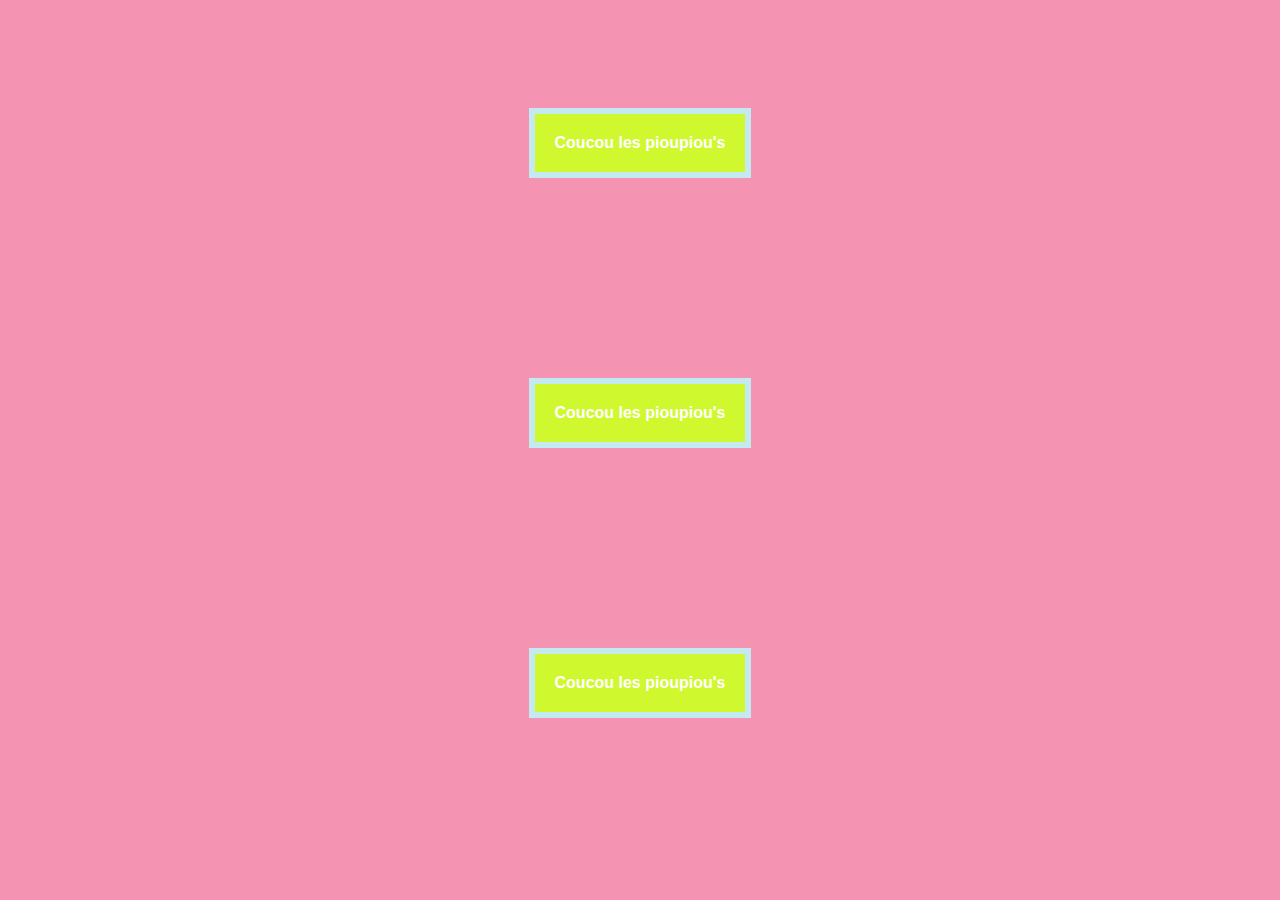
<file: css-animation/Button/index.html>
<!DOCTYPE html>
<html lang="en">
<head>
    <meta charset="UTF-8">
    <meta name="viewport" content="width=device-width, initial-scale=1.0">
    <link rel="stylesheet" href="style.css">
    <title>Coucou les pioupiou's</title>
</head>
<body>
<div>
    <button id="simple">Coucou les pioupiou's</button>
</div>
<div>
    <button id="DoNotTouchTheWidth">Coucou les pioupiou's</button>
</div>
<div>
    <button id="DontTouchTheMargin">Coucou les pioupiou's</button>
</div>
</body>
</html>
</file>
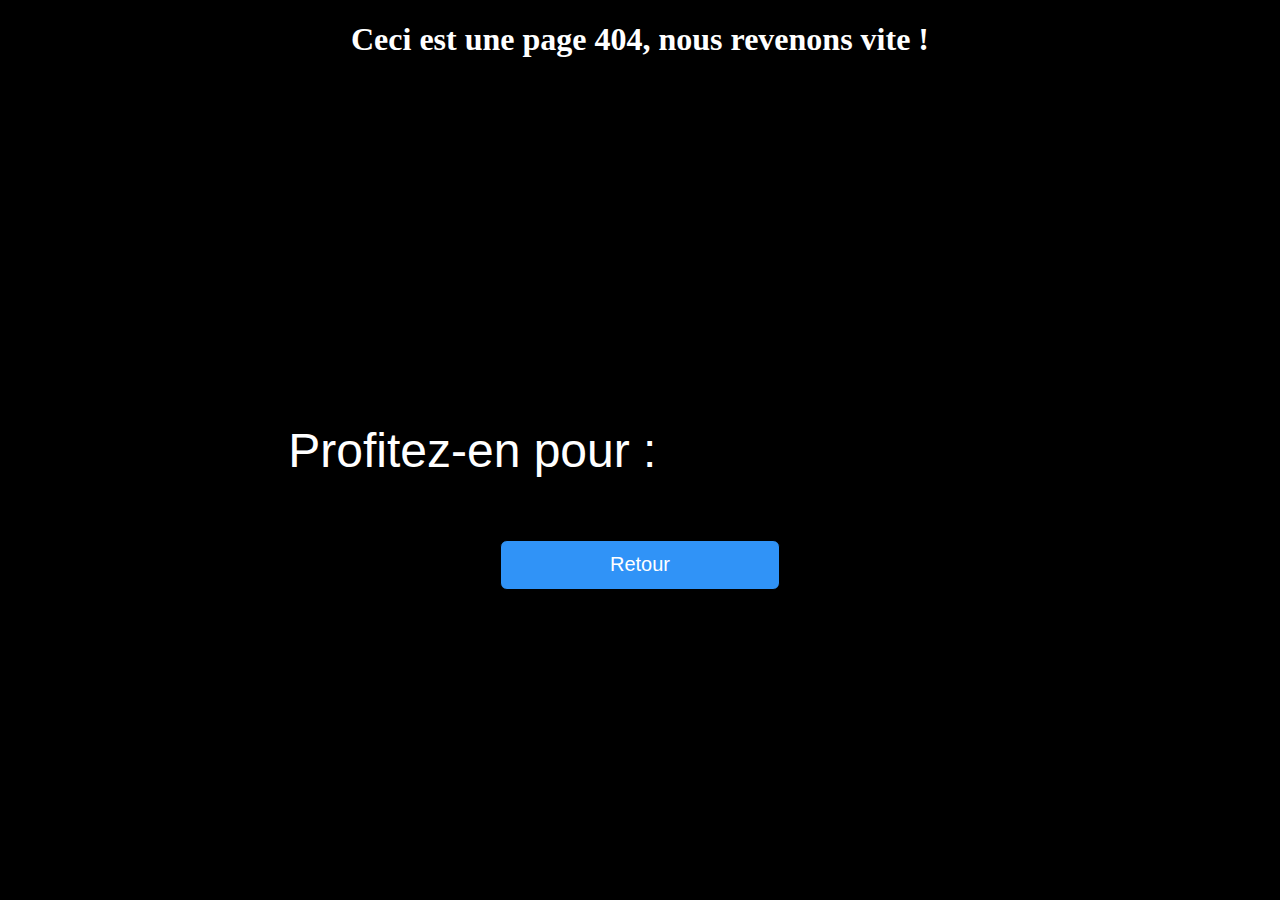
<file: HTML-CSS/404/index.html>
<!DOCTYPE html>
<html lang="en">
<head>
    <meta charset="UTF-8">
    <title>404 Not Found</title>
    <link rel="stylesheet" href="css/styles.css">
</head>
<body>
    <div>
        <h1>Ceci est une page 404, nous revenons vite !</h1>
    </div>
    <div class="phrase">
        Profitez-en pour :
        <div class="mot">
            <span id="cafe">vous faire un café</span>
            <span id="chat">changer la litière du chat</span>
            <span id="voisin">ennuyer votre voisin</span>
            <span id="bio">poser une pêche</span>
            <span id="sieste">faire une sieste</span>
            <span id="livre">lire un livre</span>
        </div>
    </div>
    <footer>
    <div>
        <a href="https://loichobe.github.io"><button class="button">Retour</button></a>
    </div>
    </footer>
</body>
</html>
</file>
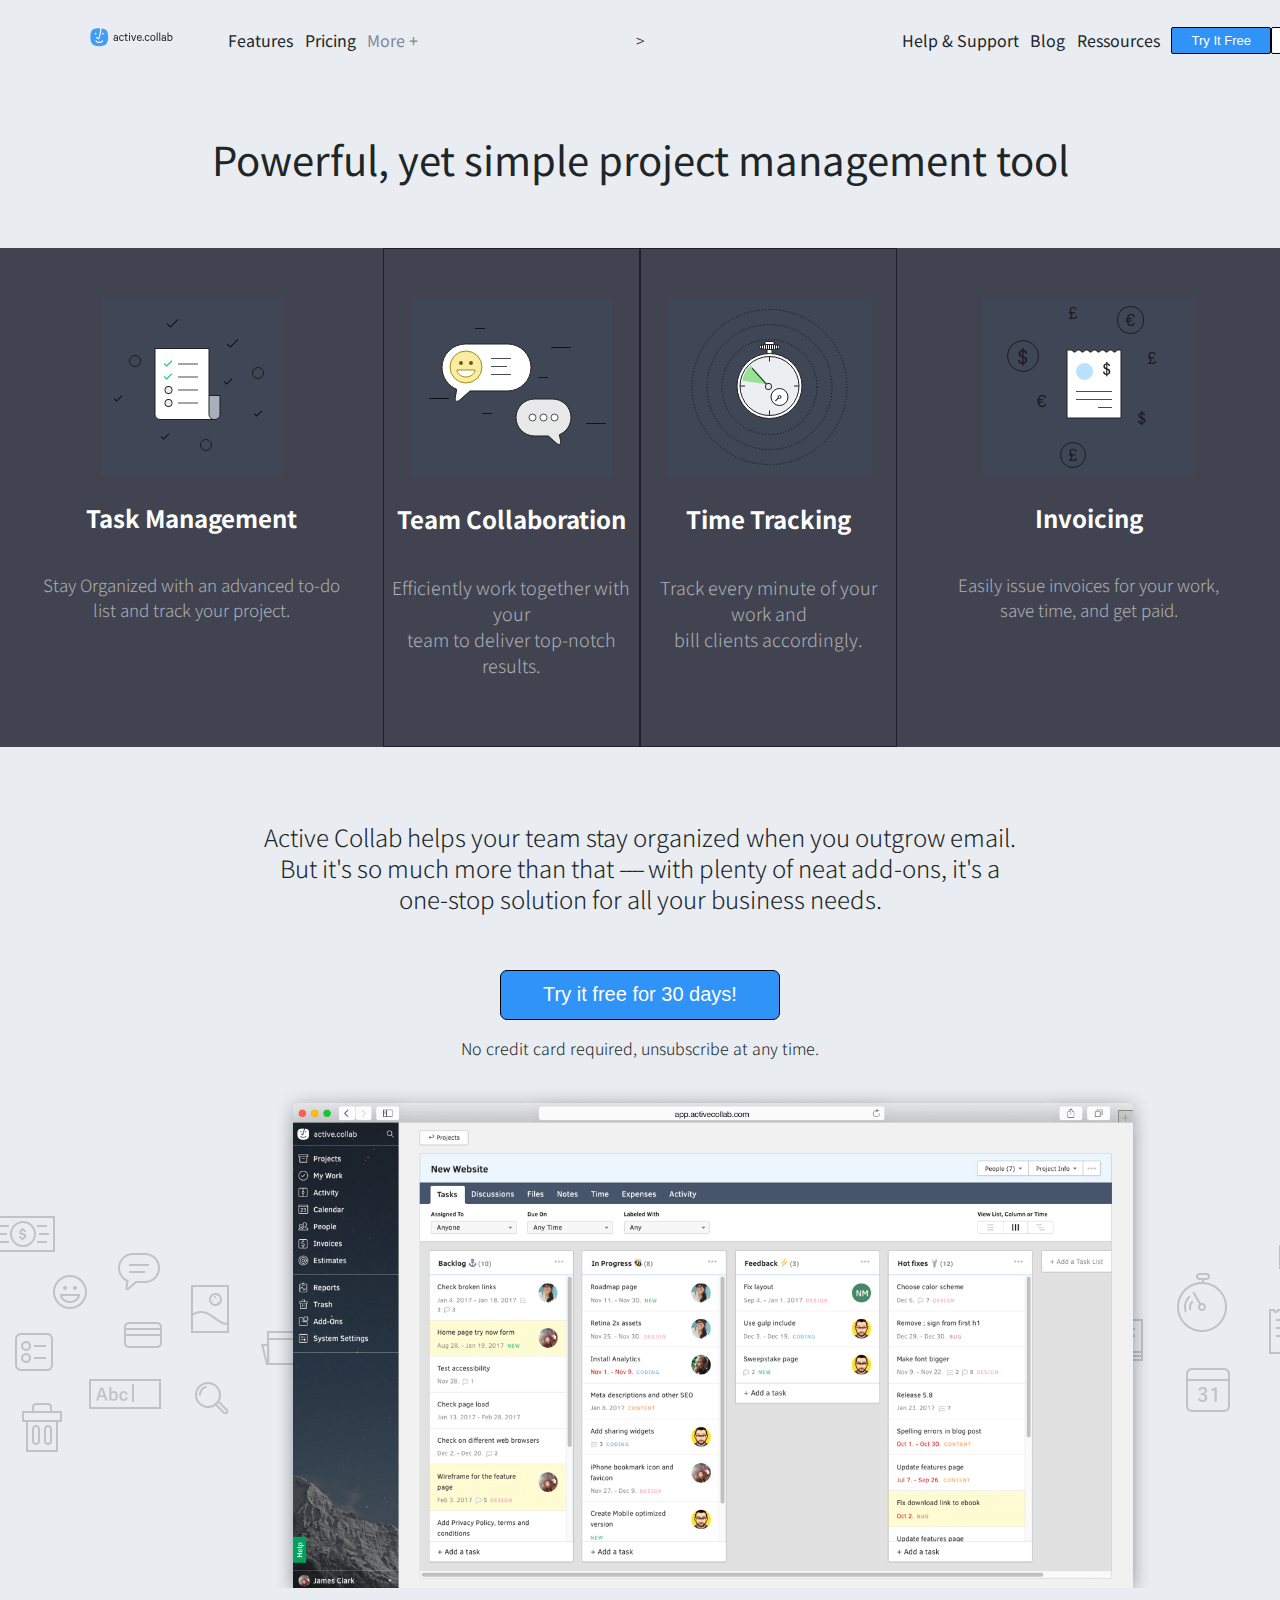
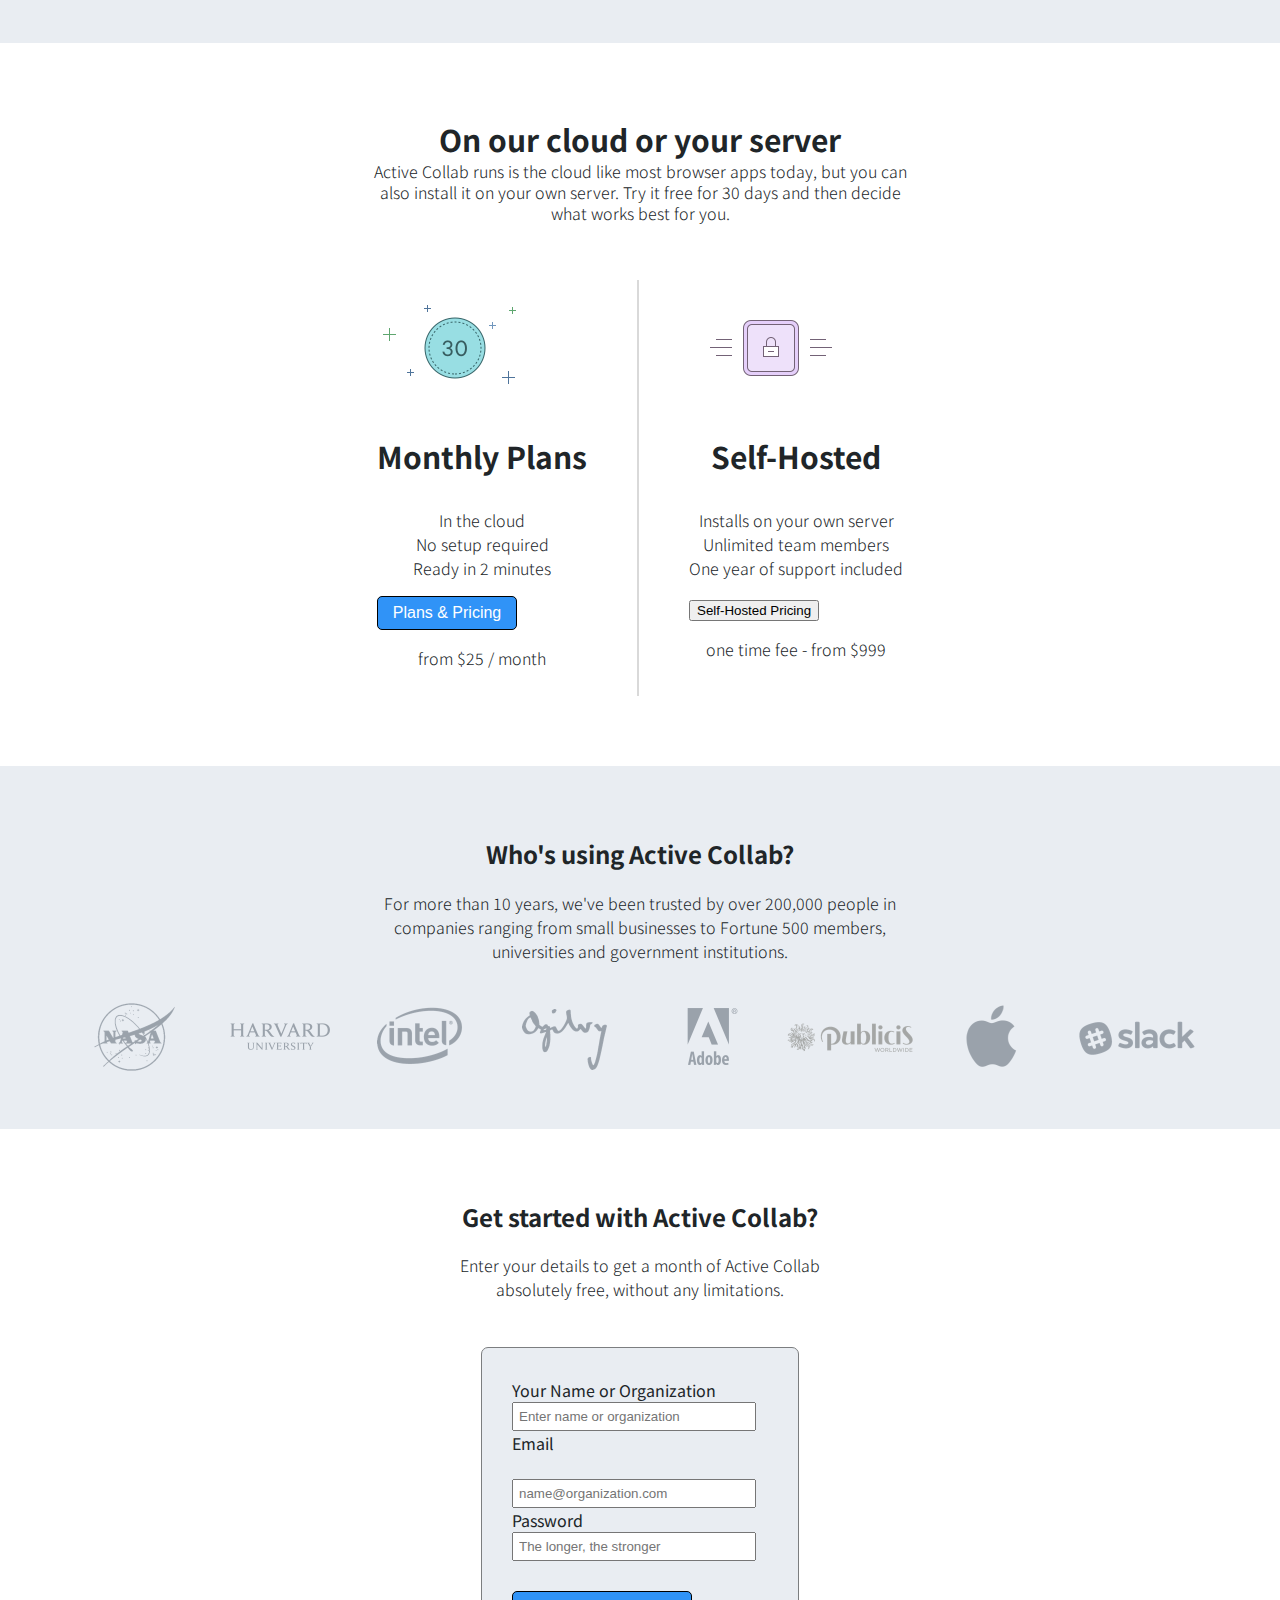
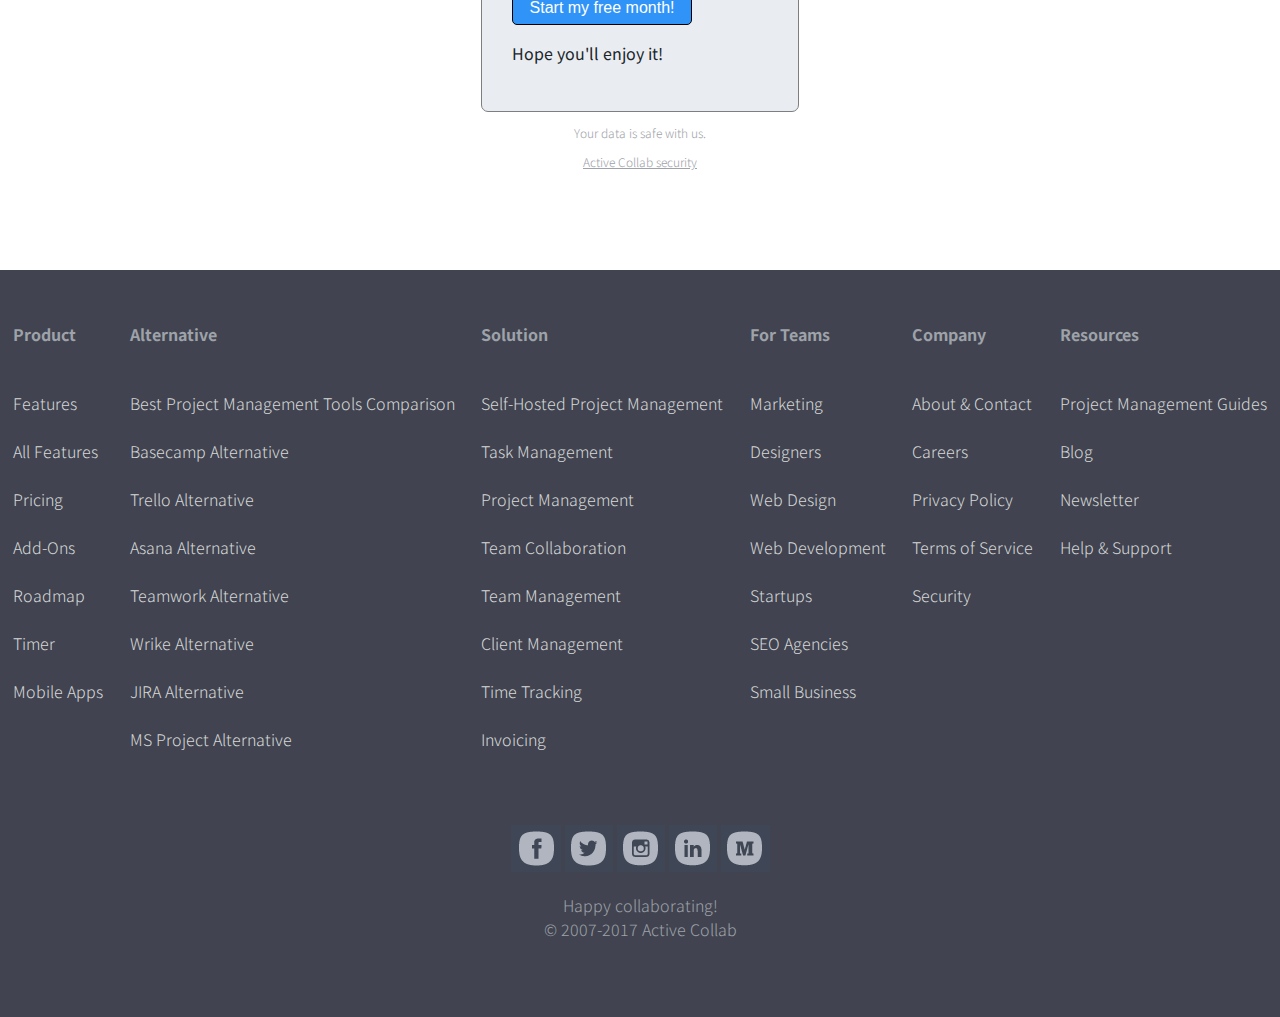
<file: learning-sass/Conversion/index.html>
<!DOCTYPE html>
<html lang="en">
<head>
    <meta charset="UTF-8">
    <title>Active Collab</title>
    <link rel="stylesheet" href="assets/css/style.css">
    <link href="https://fonts.googleapis.com/css2?family=Noto+Sans+HK:wght@300&display=swap" rel="stylesheet">
    <link href="https://fonts.googleapis.com/css2?family=Noto+Sans+HK&display=swap" rel="stylesheet">
</head>


<body>

    <header>
        <nav>
            <ul id="nav1">
                <li><a href="#"><img src="img/activecollab-logo.svg" id="aclogo"></a></li>
                <li><a href="#">Features</a></li>
                <li><a href="#">Pricing</a></li>
                <li><a href="#" id="more">More +</a></li>
            </ul>>

            <ul id="nav2">
                <li><a href="#">Help & Support</a></li>
                <li><a href="#">Blog</a></li>
                <li><a href="#">Ressources</a></li>
                <li><button id="try" type="button"><a href="#">Try It Free</a></button><button id="sign" type="button"><a href="#">Sign In</a></button></li>
                <!--<li><a href="#">Try It Free</a></li>
                <li><a href="#">Sign In</a></li>-->
            </ul>
        </nav>
    </header>

    <main>

        <section id="view">
            <div class="title">
                <h1>Powerful, yet simple project management tool</h1>
            </div>
        </section>

        <section id="tools">
            <div class="windows-large">
                <img src="img/f-task.png">
                <h2>Task Management</h2>
                <p>Stay Organized with an advanced to-do<br> list and track your project.</p>
            </div>
            <div class="windows-small">
                <img src="img/f-team.png">
                <h2>Team Collaboration</h2>
                <p>Efficiently work together with your<br> team to deliver top-notch results.</p>
            </div>
            <div class="windows-small">
                <img src="img/f-time.png">
                <h2>Time Tracking</h2>
                <p>Track every minute of your work and<br> bill clients accordingly.</p>
            </div>
            <div class="windows-large">
                <img src="img/f-invoicing.png">
                <h2>Invoicing</h2>
                <p>Easily issue invoices for your work,<br> save time, and get paid.</p>
            </div>
        </section>

        <section id="main">
            <div class="main">
                <div class="main-text">
                    <p>Active Collab helps your team stay organized when you outgrow email.<br>
                    But it's so much more than that <span id="tiret">----</span> with plenty of neat add-ons, it's a<br>one-stop solution for all your business needs.</p><br>
                </div>
                <div class="main-button">
                    <button id="main-button">Try it free for 30 days!</button>
                </div>
                <div>
                    <p>No credit card required, unsubscribe at any time.</p>
                </div>
                <div id="example">
                    <img src="img/example.png">
                </div>
            </div>
        </section>

        <section id="cloud">
            <div class="cloudm">
                <h2>On our cloud or your server</h2>
                <p>Active Collab runs is the cloud like most browser apps today, but you can<br>also install it on your own server. Try it free for 30 days and then decide<br> what works best for you.</p>
            </div>
            <div class="cost">
                <div class="price">
                    <img src="img/monthly.png">
                    <h3>Monthly Plans</h3>
                    <p>In the cloud<br>
                    No setup required<br>
                    Ready in 2 minutes</p>
                    <button id="plan">Plans & Pricing</button>
                    <p>from $25 / month</p>
                </div>
                <div id="border"></div>
                <div class="price">
                    <img src="img/self.png">
                    <h3>Self-Hosted</h3>
                    <p>Installs on your own server<br>
                    Unlimited team members<br>
                    One year of support included</p>
                    <button id="self">Self-Hosted Pricing</button>
                    <p>one time fee - from $999</p>
                </div>
            </div>
        </section>

        <section class="users">
            <div class="dusers">
            <h2>Who's using Active Collab?</h2>
            </div>
            <div class="dusers">
                <p>For more than 10 years, we've been trusted by over 200,000 people in<br> companies ranging from small businesses to Fortune 500 members,<br> universities and government institutions.</p>
            </div>
            <img src="img/partners.png">
        </section>

        <section id="formulaire">
            <div class="start">
                <h2>Get started with Active Collab?</h2>
                <p>Enter your details to get a month of Active Collab<br>
                    absolutely free, without any limitations.</p>
            </div>
                <div class="form">
                <form>
                    <label for="org">Your Name or Organization</label>
                    <input type="text" id="org" required name="org" placeholder="Enter name or organization">
                    <label for="email">Email</label><br>
                    <input type="text" id="email" required name="email" placeholder="name@organization.com">
                    <label for="password"></label>Password</label>
                    <input type="password" id="password" required name="password" placeholder="The longer, the stronger">
                    <div id="fob">
                        <input type="submit" id="formb" value="Start my free month!">
                        <p>Hope you'll enjoy it!</p>
                    </div>
                </form>
                </div>
            <div id="data">
                <p>Your data is safe with us.</p>
                <a href="#">Active Collab security</a>
            </div>
        </section>
    </main>


    <footer>
        <div class="footer">
        <div class="fdiv"></div>
            <div class="flink">
                <h4 class="content">Product</h4><br>
                <a href="#" class="content">Features</a><br>
                <a href="#" class="content">All Features</a><br>
                <a href="#" class="content">Pricing</a><br>
                <a href="#" class="content">Add-Ons</a><br>
                <a href="#" class="content">Roadmap</a><br>
                <a href="#" class="content">Timer</a><br>
                <a href="#" class="content">Mobile Apps</a><br>
            </div>
            <div class="flink">
                <h4 class="content">Alternative</h4><br>
                <a href="#" class="content">Best Project Management Tools Comparison</a><br>
                <a href="#" class="content">Basecamp Alternative</a><br>
                <a href="#" class="content">Trello Alternative</a><br>
                <a href="#" class="content">Asana Alternative</a><br>
                <a href="#" class="content">Teamwork Alternative</a><br>
                <a href="#" class="content"> Wrike Alternative</a><br>
                <a href="#" class="content">JIRA Alternative</a><br>
                <a href="#" class="content">MS Project Alternative</a><br>
            </div>
            <div class="flink">
                <h4 class="content">Solution</h4><br>
                <a href="#" class="content">Self-Hosted Project Management</a><br>
                <a href="#" class="content">Task Management</a><br>
                <a href="#" class="content">Project Management</a><br>
                <a href="#" class="content">Team Collaboration</a><br>
                <a href="#" class="content">Team Management</a><br>
                <a href="#" class="content">Client Management</a><br>
                <a href="#" class="content">Time Tracking</a><br>
                <a href="#" class="content">Invoicing</a><br>
            </div>
            <div class="flink">
                <h4 class="content">For Teams</h4><br>
                <a href="#" class="content">Marketing</a><br>
                <a href="#" class="content">Designers</a><br>
                <a href="#" class="content">Web Design</a><br>
                <a href="#" class="content">Web Development</a><br>
                <a href="#" class="content">Startups</a><br>
                <a href="#" class="content">SEO Agencies</a><br>
                <a href="#" class="content">Small Business</a><br>
            </div>
            <div class="flink">
                <h4 class="content">Company</h4><br>
                <a href="#" class="content">About & Contact</a><br>
                <a href="#" class="content">Careers</a><br>
                <a href="#" class="content">Privacy Policy</a><br>
                <a href="#" class="content">Terms of Service</a><br>
                <a href="#" class="content">Security</a><br>
            </div>
            <div class="flink">
                <h4 class="content">Resources</h4><br>
                <a href="#" class="content">Project Management Guides</a><br>
                <a href="#" class="content">Blog</a><br>
                <a href="#" class="content">Newsletter</a><br>
                <a href="#" class="content">Help & Support</a><br>
            </div>
        </div>
        </div>
        <div class="flogo"></div>
            <div class="social">
            <a href="#" target="_blank"><img src="logo/logo-fb.png"></a>
            <a href="#" target="_blank"><img src="logo/logo-twitter.png"></a>
            <a href="#" target="_blank"><img src="logo/logo-insta.png"></a>
            <a href="#" target="_blank"><img src="logo/logo-li.png"></a>
            <a href="#" target="_blank"><img src="logo/logo-m.png"></a>
            </div>
        <div>
            <p id="happy">Happy collaborating!<br>
                © 2007-2017 Active Collab </p>
        </div>
    </footer>

</body>
</html>
</file>
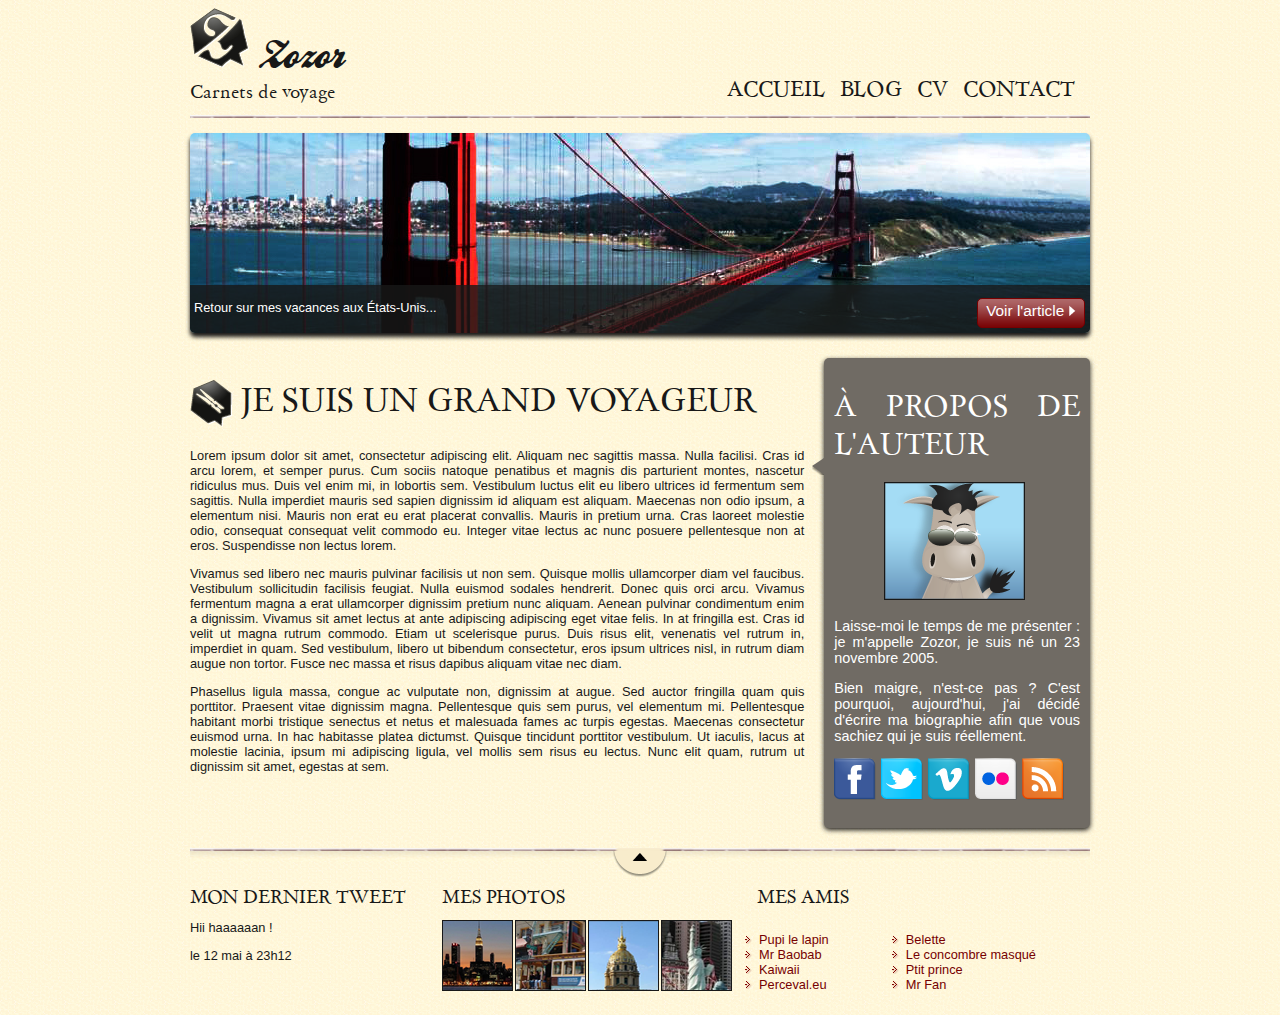
<file: Responsive/Challenge/index.html>
<!DOCTYPE html>
<html>
    <head>
        <meta charset="utf-8" />
        <link rel="stylesheet" href="style.css" />
        <title>Zozor - Carnets de voyage</title>
    </head>
    
    <body>
        <div id="bloc_page">
            <header>
                <div id="titre_principal">
                    <div id="logo">
                        <img src="images/zozor_logo.png" alt="Logo de Zozor" />
                        <h1>Zozor</h1>    
                    </div>
                    <h2>Carnets de voyage</h2>
                </div>
                
                <nav>
                    <ul>
                        <li><a href="#">Accueil</a></li>
                        <li><a href="#">Blog</a></li>
                        <li><a href="#">CV</a></li>
                        <li><a href="#">Contact</a></li>
                    </ul>
                </nav>
            </header>
            
            <div id="banniere_image">
                <div id="banniere_description">
                    Retour sur mes vacances aux États-Unis...
                    <a href="#" class="bouton_rouge">Voir l'article <img src="images/flecheblanchedroite.png" alt="" /></a>
                </div>
            </div>
            
            <section>
                <article>
                    <h1><img src="images/ico_epingle.png" alt="Catégorie voyage" class="ico_categorie" />Je suis un grand voyageur</h1>
                    <p>Lorem ipsum dolor sit amet, consectetur adipiscing elit. Aliquam nec sagittis massa. Nulla facilisi. Cras id arcu lorem, et semper purus. Cum sociis natoque penatibus et magnis dis parturient montes, nascetur ridiculus mus. Duis vel enim mi, in lobortis sem. Vestibulum luctus elit eu libero ultrices id fermentum sem sagittis. Nulla imperdiet mauris sed sapien dignissim id aliquam est aliquam. Maecenas non odio ipsum, a elementum nisi. Mauris non erat eu erat placerat convallis. Mauris in pretium urna. Cras laoreet molestie odio, consequat consequat velit commodo eu. Integer vitae lectus ac nunc posuere pellentesque non at eros. Suspendisse non lectus lorem.</p>
                    <p>Vivamus sed libero nec mauris pulvinar facilisis ut non sem. Quisque mollis ullamcorper diam vel faucibus. Vestibulum sollicitudin facilisis feugiat. Nulla euismod sodales hendrerit. Donec quis orci arcu. Vivamus fermentum magna a erat ullamcorper dignissim pretium nunc aliquam. Aenean pulvinar condimentum enim a dignissim. Vivamus sit amet lectus at ante adipiscing adipiscing eget vitae felis. In at fringilla est. Cras id velit ut magna rutrum commodo. Etiam ut scelerisque purus. Duis risus elit, venenatis vel rutrum in, imperdiet in quam. Sed vestibulum, libero ut bibendum consectetur, eros ipsum ultrices nisl, in rutrum diam augue non tortor. Fusce nec massa et risus dapibus aliquam vitae nec diam.</p>
                    <p>Phasellus ligula massa, congue ac vulputate non, dignissim at augue. Sed auctor fringilla quam quis porttitor. Praesent vitae dignissim magna. Pellentesque quis sem purus, vel elementum mi. Pellentesque habitant morbi tristique senectus et netus et malesuada fames ac turpis egestas. Maecenas consectetur euismod urna. In hac habitasse platea dictumst. Quisque tincidunt porttitor vestibulum. Ut iaculis, lacus at molestie lacinia, ipsum mi adipiscing ligula, vel mollis sem risus eu lectus. Nunc elit quam, rutrum ut dignissim sit amet, egestas at sem.</p>
                </article>
                <aside>
                    <h1>À propos de l'auteur</h1>
                    <img src="images/bulle.png" alt="" id="fleche_bulle" />
                    <p id="photo_zozor"><img src="images/zozor_classe.png" alt="Photo de Zozor" /></p>
                    <p>Laisse-moi le temps de me présenter&nbsp;: je m'appelle Zozor, je suis né un 23 novembre 2005.</p>
                    <p>Bien maigre, n'est-ce pas ? C'est pourquoi, aujourd'hui, j'ai décidé d'écrire ma biographie afin que vous sachiez qui je suis réellement.</p>
                    <p><img src="images/facebook.png" alt="Facebook" /><img src="images/twitter.png" alt="Twitter" /><img src="images/vimeo.png" alt="Vimeo" /><img src="images/flickr.png" alt="Flickr" /><img src="images/rss.png" alt="RSS" /></p>
                </aside>
            </section>
            
            <footer>
                <div id="tweet">
                    <h1>Mon dernier tweet</h1>
                    <p>Hii haaaaaan !</p>
                    <p>le 12 mai à 23h12</p>
                </div>
                <div id="mes_photos">
                    <h1>Mes photos</h1>
                    <p><img src="images/photo1.jpg" alt="Photographie" /><img src="images/photo2.jpg" alt="Photographie" /><img src="images/photo3.jpg" alt="Photographie" /><img src="images/photo4.jpg" alt="Photographie" /></p>
                </div>
                <div id="mes_amis">
                    <h1>Mes amis</h1>
                    <div id="listes_amis">
                        <ul>
                            <li><a href="#">Pupi le lapin</a></li>
                            <li><a href="#">Mr Baobab</a></li>
                            <li><a href="#">Kaiwaii</a></li>
                            <li><a href="#">Perceval.eu</a></li>
                        </ul>
                        <ul>
                            <li><a href="#">Belette</a></li>
                            <li><a href="#">Le concombre masqué</a></li>
                            <li><a href="#">Ptit prince</a></li>
                            <li><a href="#">Mr Fan</a></li>
                        </ul>
                    </div>
                </div>
            </footer>
        </div>
    </body>
</html>
</file>
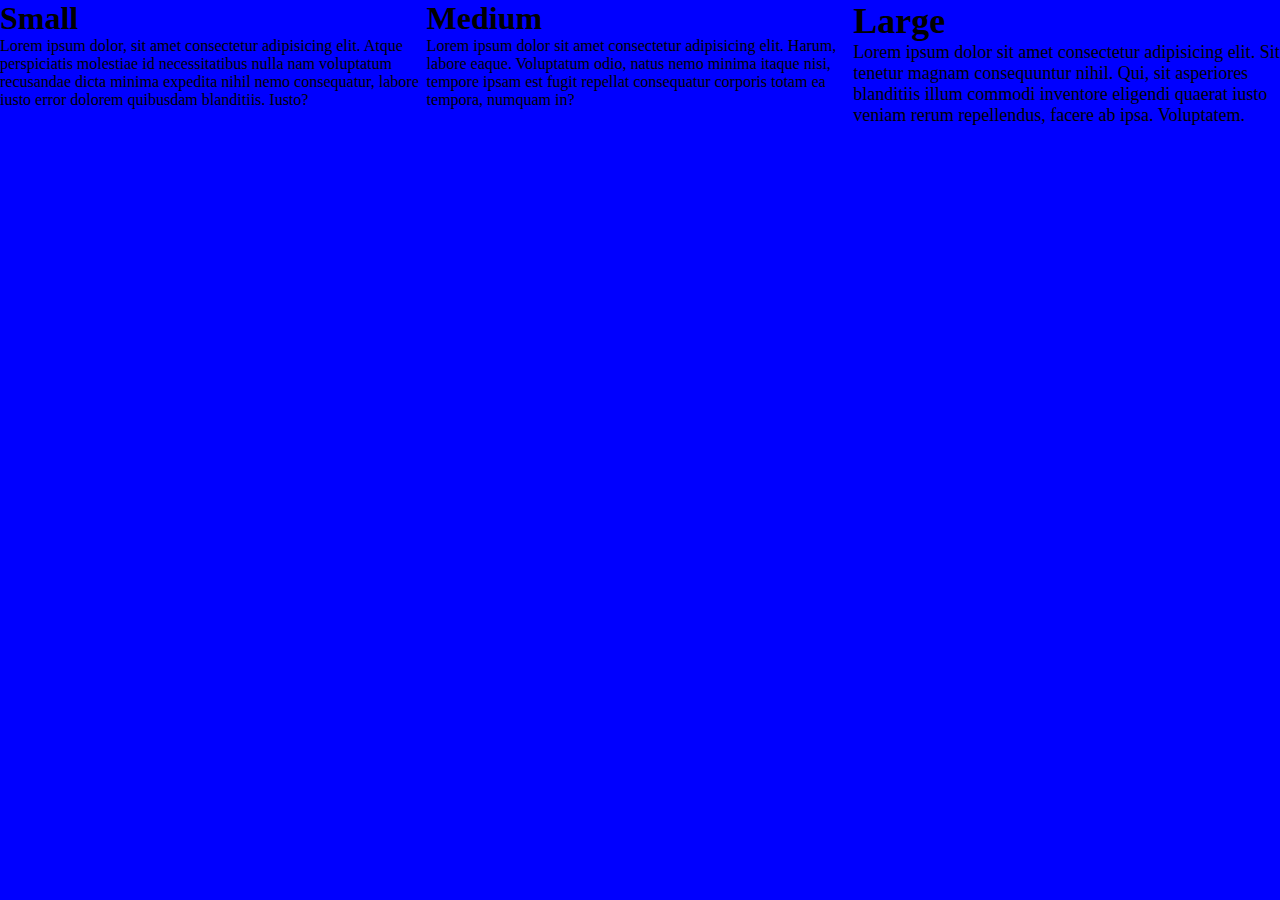
<file: Responsive/Exercice/index.html>
<!DOCTYPE html>
<html lang="en">
<head>
    <meta charset="UTF-8">
    <meta name="viewport" content="width=device-width, initial-scale=1.0">
    <title>Responsive</title>
    <link rel="stylesheet" href="style.css">
</head>
<body>
    <div id="small">
        <h1>Small</h1>
        <p>Lorem ipsum dolor, sit amet consectetur adipisicing elit. Atque perspiciatis molestiae id necessitatibus nulla nam voluptatum recusandae dicta minima expedita nihil nemo consequatur, labore iusto error dolorem quibusdam blanditiis. Iusto?</p>
    </div>
    <div id="medium">
        <h1>Medium</h1>
        <p>Lorem ipsum dolor sit amet consectetur adipisicing elit. Harum, labore eaque. Voluptatum odio, natus nemo minima itaque nisi, tempore ipsam est fugit repellat consequatur corporis totam ea tempora, numquam in?</p>
    </div>
    <div id="large">
        <h1>Large</h1>
        <p>Lorem ipsum dolor sit amet consectetur adipisicing elit. Sit tenetur magnam consequuntur nihil. Qui, sit asperiores blanditiis illum commodi inventore eligendi quaerat iusto veniam rerum repellendus, facere ab ipsa. Voluptatem.</p>
    </div>
</body>
</html>
</file>
<file: css-animation/Button/style.css>
body {
    background-color: #F494B2;;
    display: flex;
    flex-direction: column;
    text-align: center;
}

button {
    border: 6px solid #C3E9F1;
    background-color: #CFF82F;
    color: #FFFFFF;
    padding: 20px;
    font-size: 16px;
    font-weight: bold;
    margin: 100px;
    transition: 1s;
}

#simple:hover {
    transform: scale(1);
    transition-duration: 1s;
    background-color: #5FAAD3;
    color: black;   
}

#DoNotTouchTheWidth:hover {
    transform: scale(1.5);
    transition-duration: 1s;
    background-color: #5FAAD3;
    color: black;  
}

#DontTouchTheMargin:hover {
    transform: scale(1.5);
    transition-duration: 1s;
    transform: translate(100px,0px);
    background-color: #5FAAD3;
    color: black;
}
</file>
<file: HTML-CSS/404/css/styles.css>
body {
    margin: 0;
    padding: 0;
    background: #000000;
    text-align: center;
}

h1 {
    color: #FFFFFF;
}

.button {
color: #ffffff;
background-color: #3093F7;
border: 1px solid #000000;
border-radius: 7px;
width: 280px;
height: 50px;
font-size: 20px;
margin-top: 460px;
}

a {
    text-decoration: none;
    color: #ffffff;
}



/* Texte changeant */
#cafe {
    color: brown;
}

#chat {
    color: grey;
}

#voisin {
    color: green;
}

#bio {
    color: burlywood;
}

#sieste {
    color: blueviolet;
}

#livre {
    color: yellow;
}



.phrase {
    position: absolute;
    top: 50%;
    transform: translateY(-50%);
    font-size: 3em;
    font-family: sans-serif;
    color: #FFFFFF;
    margin-left: 50px;
    width: calc(100% - 50px);
    text-shadow: 0 2px 2px rgba(0,0,0,.5);
    left: -186px;

}

.mot {
    display: inline-block;
}

.mot span {
    position: absolute;
    top: 0;
    overflow: hidden;
    animation: animate 12s linear infinite;
    opacity: 0;
}

@keyframes animate {
    0% {
        opacity: 0;
        transform: translateY(-50px); 
    }

    2% {
        opacity: 0;
        transform: translateY(0px);
    }

    18% {
        opacity: 1;
        transform: translateY(0px);
    }

    20% {
        opacity: 0;
        transform: translateY(0px);
    }

    47% {
        opacity: 0;
        transform: translateY(0px);
    }

    99% {
        opacity: 0;
        transform: translateY(-50px);
    }
}

.mot span:nth-child(1)
{
    animation-delay: 0s;
}

.mot span:nth-child(2)
{
    animation-delay: 2s;
}

.mot span:nth-child(3)
{
    animation-delay: 4s;
}

.mot span:nth-child(4)
{
    animation-delay: 6s;
}

.mot span:nth-child(5)
{
    animation-delay: 8s;
}

.mot span:nth-child(6)
{
    animation-delay: 10s;
}
</file>
<file: learning-sass/Conversion/assets/css/style.css>
body {
  background-color: #e9edf2;
  color: #202528;
  margin: 0;
  font-family: 'Noto Sans HK', sans-serif;
  font-weight: 300;
}

nav {
  display: -webkit-box;
  display: -ms-flexbox;
  display: flex;
  -webkit-box-align: center;
      -ms-flex-align: center;
          align-items: center;
  -webkit-box-pack: justify;
      -ms-flex-pack: justify;
          justify-content: space-between;
  background-color: #e9edf2;
  height: 80px;
  width: 100%;
}

nav ul {
  display: -webkit-box;
  display: -ms-flexbox;
  display: flex;
  -webkit-box-align: center;
      -ms-flex-align: center;
          align-items: center;
  text-align: center;
  width: 30%;
}

nav ul li {
  height: 100%;
  width: auto;
  margin: 0 1.5%;
  list-style-type: none;
  white-space: nowrap;
}

nav ul li a {
  color: #202528;
  text-decoration: none;
  font-weight: 400;
}

nav img {
  width: 50%;
}

#view div {
  padding-top: -40px;
  padding-bottom: 30px;
}

#view div h1 {
  text-align: center;
  font-size: 40px;
  margin: 0;
  font-family: 'Noto Sans HK', Arial;
  font-weight: normal;
}

#tools {
  background-color: #414450;
  display: -webkit-box;
  display: -ms-flexbox;
  display: flex;
  text-align: center;
  width: 100%;
  padding: 0;
}

#tools .windows-small {
  text-align: center;
  border: 1px solid #1d232a;
  border-width: thin;
  width: 20%;
  padding-top: 50px;
  padding-bottom: 50px;
}

#tools .windows-small h2 {
  font-family: 'Noto Sans HK', Arial;
  color: #ffffff;
}

#tools .windows-small p {
  display: inline-block;
  color: #ACAFB4;
  font-family: 'Noto Sans HK', Arial;
  font-size: 18px;
  width: 100%;
}

#tools .windows-large {
  text-align: center;
  width: 30%;
  padding-top: 50px;
  padding-bottom: 50px;
}

#tools .windows-large h2 {
  font-family: 'Noto Sans HK', Arial;
  color: #ffffff;
}

#tools .windows-large p {
  display: inline-block;
  color: #ACAFB4;
  font-family: 'Noto Sans HK', Arial;
  font-size: 17px;
  width: 100%;
}

#main {
  padding-bottom: 50px;
  text-align: center;
}

#main .main .main-text {
  display: inline-block;
  max-width: 100%;
  width: 100%;
  font-size: 24px;
  line-height: 1.3;
}

#main .main .main-text span {
  letter-spacing: -2px;
}

#main .main #main-button {
  color: #FFFFFF;
  background-color: #3093F7;
  border: 1px solid #000000;
  border-radius: 7px;
  width: 280px;
  height: 50px;
  font-size: 20px;
}

#cloud {
  background-color: #FFFFFF;
}

#cloud .cloudm {
  text-align: center;
}

#cloud .cloudm h2 {
  color: #202528;
  font-size: 30px;
  margin-bottom: 0;
}

#cloud .cloudm p {
  display: inline-block;
  max-width: 100%;
  width: 100%;
  line-height: 1.3;
  margin-top: 0;
}

#cloud .cost {
  display: -webkit-box;
  display: -ms-flexbox;
  display: flex;
  -webkit-box-pack: center;
      -ms-flex-pack: center;
          justify-content: center;
  width: 100%;
  margin-bottom: 50px;
  margin-top: 50px;
}

#cloud .price p {
  text-align: center;
  width: 100%;
}

#cloud .price h3 {
  text-align: center;
  font-size: 30px;
}

#cloud .price #plan {
  color: #FFFFFF;
  background-color: #3093F7;
  border: 1px solid #000000;
  border-radius: 5px;
  width: 140px;
  height: 34px;
  font-size: 16px;
}

#cloud #border {
  display: -webkit-inline-box;
  display: -ms-inline-flexbox;
  display: inline-flex;
  border: 1px solid #d9d9d9;
  margin: -10px 50px -10px 50px;
}

#cloud #border p {
  text-align: center;
  width: 100%;
}

#cloud #border h3 {
  text-align: center;
  font-size: 30px;
}

#cloud #border #self {
  color: #FFFFFF;
  background-color: #3093F7;
  border: 1px solid #000000;
  border-radius: 5px;
  width: 170px;
  height: 34px;
  font-size: 16px;
}

.users {
  text-align: center;
}

.users .dusers h2 {
  color: #202528;
}

.users .dusers p {
  font-weight: 300;
}

#formulaire {
  background-color: #FFFFFF;
  text-align: center;
}

#formulaire .start h2 {
  color: #202528;
}

#formulaire .form {
  padding-top: 30px;
}

#formulaire .form form {
  display: -webkit-box;
  display: -ms-flexbox;
  display: flex;
  -webkit-box-orient: vertical;
  -webkit-box-direction: normal;
      -ms-flex-direction: column;
          flex-direction: column;
  background-color: #e9edf2;
  border: 1px solid #7c7e80;
  border-radius: 7px;
  width: 20%;
  text-align: left;
  margin: auto;
  padding: 30px 30px 30px 30px;
  font-weight: 400;
}

#formulaire .form input {
  width: 90%;
  padding: 5px;
}

#formulaire .form input p {
  font-weight: 300;
  padding-top: 10px;
}

#formulaire .form #fob {
  padding-top: 30px;
}

#formulaire .form #formb {
  color: #FFFFFF;
  background-color: #3093F7;
  border: 1px solid #000000;
  border-radius: 5px;
  width: 180px;
  height: 34px;
  font-size: 16px;
}

section {
  padding-top: 50px;
  padding-bottom: 30px;
}

#data {
  display: block;
  font-size: 12px;
  padding-bottom: 70px;
  color: #9ea2a9;
}

#data a {
  color: #9ea2a9;
  padding-top: 50px;
}

footer {
  text-align: center;
  background-color: #414450;
  padding-top: 30px;
  padding-bottom: 60px;
}

footer .footer {
  text-align: center;
  display: -webkit-box;
  display: -ms-flexbox;
  display: flex;
}

footer .footer .flink {
  display: -webkit-box;
  display: -ms-flexbox;
  display: flex;
  -webkit-box-orient: vertical;
  -webkit-box-direction: normal;
      -ms-flex-direction: column;
          flex-direction: column;
  margin: 0 auto;
  padding: 0;
  text-align: left;
}

footer .footer .flink h4 {
  color: #9ea2a9;
}

footer .footer .flink a {
  font-size: 16px;
}

footer .footer .flink a:link {
  text-decoration: none;
  color: #d6d8d8;
}

footer .footer .flink a:visited {
  color: #d6d8d8;
}

.flogo {
  text-align: center;
  padding-top: 50px;
}

#happy {
  color: #9ea2a9;
  font-weight: 300;
}

#try {
  color: #ffffff;
  background-color: #3093F7;
  border: 1px solid #000000;
  border-radius: 2px;
  width: 100px;
  height: 27px;
  font-size: 13px;
  font-weight: bold;
}

#try a {
  text-decoration: none;
  color: #ffffff;
}

#sign {
  color: #000000;
  background-color: #ffffff;
  border: 1px solid #000000;
  border-radius: 2px;
  width: 100px;
  height: 27px;
  font-size: 13px;
  font-weight: bold;
}

#sign a {
  text-decoration: none;
  color: #000000;
}

#more {
  color: #7F8899;
}
/*# sourceMappingURL=style.css.map */
</file>
<file: Responsive/Challenge/style.css>
/* Définition des polices personnalisées */

@font-face
{
    font-family: 'BallparkWeiner';
    src: url('polices/ballpark.eot');
    src: url('polices/ballpark.eot?#iefix') format('embedded-opentype'),
         url('polices/ballpark.woff') format('woff'),
         url('polices/ballpark.ttf') format('truetype'),
         url('polices/ballpark.svg#BallparkWeiner') format('svg');
    font-weight: normal;
    font-style: normal;
}

@font-face
{
    font-family: 'Dayrom';
    src: url('polices/dayrom.eot');
    src: url('polices/dayrom.eot?#iefix') format('embedded-opentype'),
         url('polices/dayrom.woff') format('woff'),
         url('polices/dayrom.ttf') format('truetype'),
         url('polices/dayrom.svg#Dayrom') format('svg');
    font-weight: normal;
    font-style: normal;
}

/* Eléments principaux de la page */

body
{
    background: url('images/fond_jaune.png');
    font-family: 'Trebuchet MS', Arial, sans-serif;
    color: #181818;
}

#bloc_page
{
    width: 900px;
    margin: auto;
}

section h1, footer h1, nav a
{
    font-family: Dayrom, serif;
    font-weight: normal;
    text-transform: uppercase;
}

/* Header */

header
{
    background: url('images/separateur.png') repeat-x bottom;
    display: flex;
    justify-content: space-between;
    align-items: flex-end;
}

#titre_principal
{
    display: flex;
    flex-direction: column;
}

#logo
{
    display: flex;
    flex-direction: row;
    align-items: baseline;
}

#logo img
{
    width: 59px;
    height: 60px;
}

header h1
{
    font-family: 'BallparkWeiner', serif;
    font-size: 2.5em;
    font-weight: normal;
    margin: 0 0 0 10px;
}

header h2
{
    font-family: Dayrom, serif;
    font-size: 1.1em;
    margin-top: 0px;
    font-weight: normal;
}

/* Navigation */

nav ul
{
    list-style-type: none;
    display: flex;
}

nav li
{
    margin-right: 15px;
}

nav a
{
    font-size: 1.3em;
    color: #181818;
    padding-bottom: 3px;
    text-decoration: none;
}

nav a:hover
{
    color: #760001;
    border-bottom: 3px solid #760001;
}

/* Bannière */

#banniere_image
{
    margin-top: 15px;
    height: 200px;
    border-radius: 5px;
    background: url('images/sanfrancisco.jpg') no-repeat;
    position: relative;
    box-shadow: 0px 4px 4px #1c1a19;
    margin-bottom: 25px;
}

#banniere_description
{
    position: absolute;
    bottom: 0;
    border-radius: 0px 0px 5px 5px;
    width: 99.5%;
    height: 33px;
    padding-top: 15px;
    padding-left: 4px;
    background-color: rgba(24,24,24,0.8);
    color: white;
    font-size: 0.8em;
    
}

.bouton_rouge
{
    height: 25px;
    position: absolute;
    right: 5px;
    bottom: 5px;
    background: url('images/fond_degraderouge.png') repeat-x;
    border: 1px solid #760001;
    border-radius: 5px;
    font-size: 1.2em;
    text-align: center;
    padding: 3px 8px 0px 8px;
    color: white;
    text-decoration: none;
}

.bouton_rouge img
{
    border: 0;
}

/* Corps */

section
{
    display: flex;
    margin-bottom: 20px;
}

article, aside
{
    text-align: justify;
}

article
{
    margin-right: 20px;
    flex: 3;
}

.ico_categorie
{
    vertical-align: middle;
    margin-right: 8px;
}

article p
{
    font-size: 0.8em;
}

aside
{
    flex: 1.2;
    position: relative;
    background-color: #706b64;
    box-shadow: 0px 2px 5px #1c1a19;
    border-radius: 5px;
    padding: 10px;
    color: white;
    font-size: 0.9em;
}

#fleche_bulle
{
    position: absolute;
    top: 100px;
    left: -12px;
}

#photo_zozor
{
    text-align: center;
}

#photo_zozor img
{
    border: 1px solid #181818;
}

aside img
{
    margin-right: 5px;
}

/* Footer */

footer
{
    display: flex;
    background:  url('images/ico_top.png') no-repeat top center, url('images/separateur.png') repeat-x top, url('images/ombre.png') repeat-x top;
    padding-top: 25px;
}

footer p, footer ul
{
    font-size: 0.8em;
}

footer h1
{
    font-size: 1.1em;
}


#tweet
{
    width: 28%;
}

#mes_photos
{
    width: 35%;
}

#mes_amis
{
    width: 31%;
}

#mes_photos img
{
    border: 1px solid #181818;
    margin-right: 2px;
}

#listes_amis
{
    display: flex;
    justify-content: space-between;
    margin-top: 0;
}

#mes_amis ul
{
    list-style-image: url('images/ico_liensexterne.png');
    padding-left: 2px;
}

#mes_amis a
{
    text-decoration: none;
    color: #760001;
}

@media only screen and (max-width:1000px) {

    #bloc-page {
        width: 100%;
        margin: auto;
    }

    nav ul {
        display: flex;
        flex-wrap: wrap;
    }

    section {
        display: block;
    }

    article {
        display: flex;
        flex-wrap: wrap;
        margin-right: 0;
    }

    aside {
        display: flex;
        flex-direction: column;
        text-align: center;
    }

    #photo_zozor img {
        width: 30%;
    }

    #footer {
        flex-direction: column;
    }

    #tweet {
        width: 33.33%;
    }
    
    #mes_photos {
        width: 40%;
    }

    #mes photos img {
        flex-direction: row;
    }

    #mes_amis {
        width: 33.33%;
    }

    #listes_amis {
        display: flex;
        flex-direction: column;
    }

    #fleche_bulle {
        display: none;
    }
}
</file>
<file: Responsive/Exercice/style.css>
* {
    padding: 0px;
    margin: 0px;
}
/*
@media only screen and (max-width:300px) {
    body {
        background: red;
    }

    #medium {
        display:none;
    }

    #large {
        display:none;
    }

    #small {
        font-size: 30px;
    }
}

@media only screen and (min-width:300px) and (max-width: 760px) {
    body {
        background: green;
    }

    #small {
        display: none;
    }

    #large {
        display: none;
    }

    #medium {
        font-size: 50px;
    }
}

@media only screen and (min-width:768px) {
    body {
        background: blue;
    }

    #small {
        display: none;
    }

    #medium {
        display: none;
    }

    #large {
        font-size: 80px;
    }
}
*/


@media only screen and (max-width:300px) {
    body {
        background: red;
        display: flex;
        flex-wrap: wrap;
    }

    div {
        width: 100%;
    }

    #small {
        font-size: 11px;
    }
}

@media only screen and (min-width:300px) and (max-width: 760px) {
    body {
        background: green;
        display: flex;
        flex-wrap: wrap;
    }

    #medium {
        font-size: 14px;
        width: 75%;
    }

    #small {
        width: 100%;
    }

    #large {
        width: 25%;
    }
}

@media only screen and (min-width:768px) {
    body {
        background: blue;
        display: flex;
    }

    div {
        width: 33.33%;
    }

    #large {
        font-size: 18px;
    }
</file>
